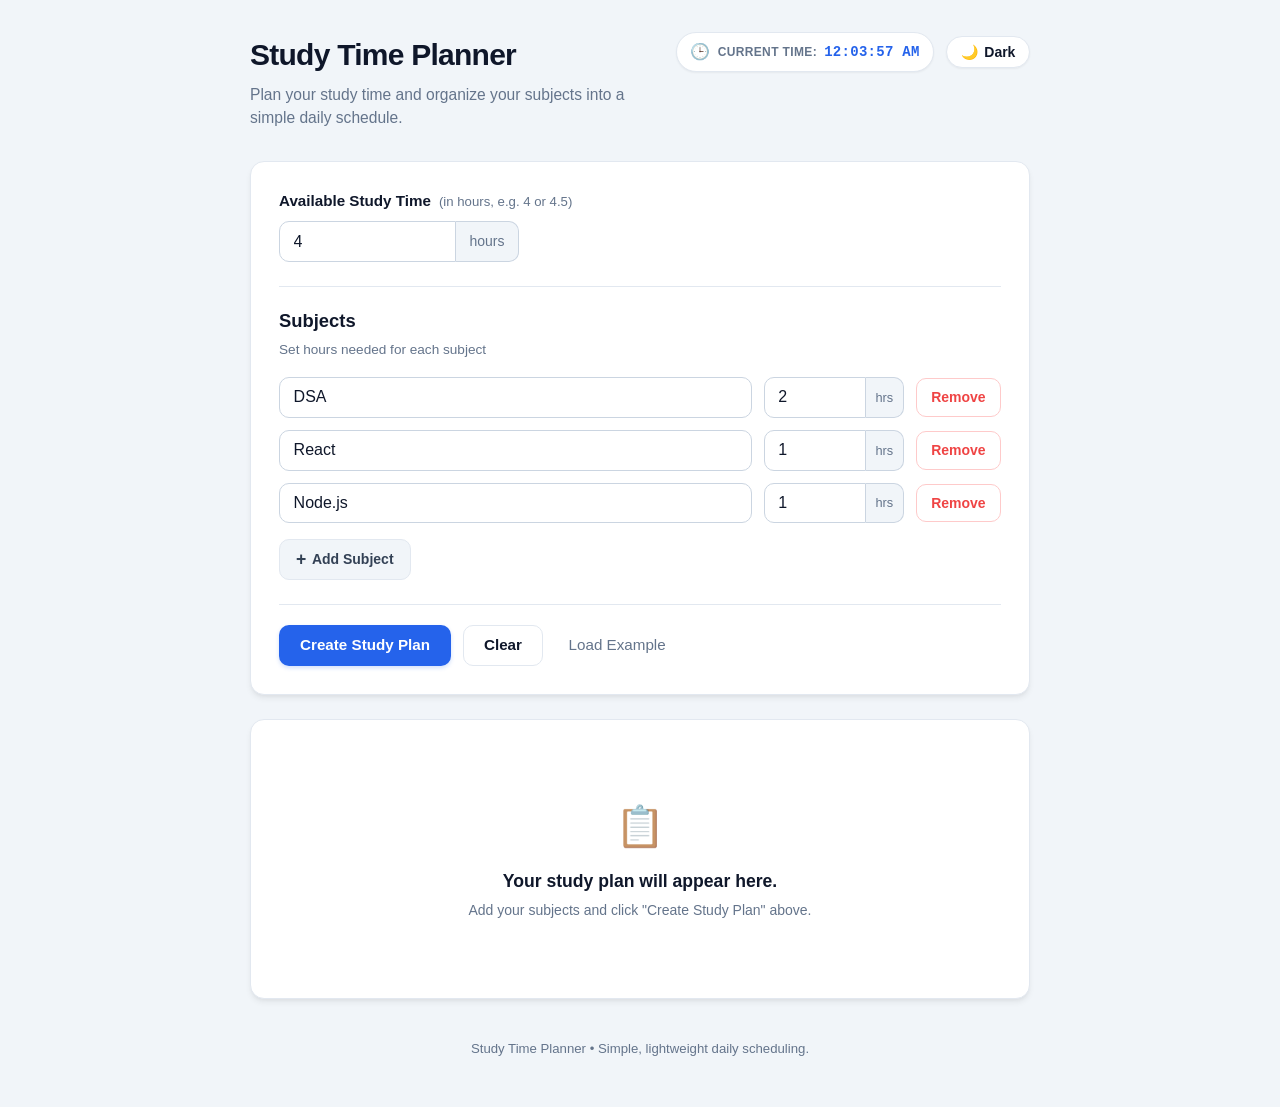
<file: index.html>
<!DOCTYPE html>
<html lang="en">
<head>
  <meta charset="UTF-8">
  <meta name="viewport" content="width=device-width, initial-scale=1.0">
  <title>Study Time Planner</title>
  <link rel="stylesheet" href="style.css">
</head>
<body>
  <div class="app-container">
    <!-- Header -->
    <header class="app-header">
      <div class="header-content">
        <div class="header-titles">
          <h1>Study Time Planner</h1>
          <p class="subtitle">Plan your study time and organize your subjects into a simple daily schedule.</p>
        </div>
        <div class="header-actions">
          <!-- Live Current Clock Time -->
          <div class="live-clock-badge" id="live-clock" title="Current Clock Time">
            <span class="live-clock-icon" aria-hidden="true">🕒</span>
            <span class="live-clock-label">Current Time:</span>
            <span class="live-clock-time" id="clock-display">--:--:-- --</span>
          </div>
          <!-- Theme Toggle Button -->
          <button id="theme-toggle" class="theme-toggle-btn" type="button" aria-label="Toggle dark mode" title="Toggle theme">
            <span class="theme-icon" id="theme-icon">🌙</span>
            <span class="theme-label" id="theme-label">Dark</span>
          </button>
        </div>
      </div>
    </header>

    <!-- Main Content -->
    <main class="main-content">
      <!-- Input Card -->
      <section class="card planner-input-card" aria-labelledby="input-heading">
        <h2 id="input-heading" class="sr-only">Planner Configuration</h2>

        <!-- Available Study Time -->
        <div class="form-group">
          <label for="available-time" class="form-label">
            <span class="label-title">Available Study Time</span>
            <span class="label-hint">(in hours, e.g. 4 or 4.5)</span>
          </label>
          <div class="input-with-addon">
            <input
              type="number"
              id="available-time"
              class="form-control"
              min="0.5"
              step="0.5"
              placeholder="e.g. 4"
              value="4"
              required
            >
            <span class="input-addon">hours</span>
          </div>
        </div>

        <!-- Subjects Section -->
        <div class="subjects-section">
          <div class="section-header">
            <h3 class="section-title">Subjects</h3>
            <span class="section-subtitle">Set hours needed for each subject</span>
          </div>

          <!-- Subject Rows Container -->
          <div id="subjects-list" class="subjects-list" role="list">
            <!-- Dynamic rows populated by script.js -->
          </div>

          <!-- Add Subject Button -->
          <div class="add-subject-wrapper">
            <button type="button" id="btn-add-subject" class="btn btn-secondary btn-add">
              <span class="btn-icon">+</span> Add Subject
            </button>
          </div>
        </div>

        <!-- Error / Validation Banner -->
        <div id="error-banner" class="error-banner hidden" role="alert" aria-live="polite"></div>

        <!-- Primary Action Buttons -->
        <div class="actions-group">
          <button type="button" id="btn-create-plan" class="btn btn-primary">
            Create Study Plan
          </button>
          <button type="button" id="btn-clear" class="btn btn-outline">
            Clear
          </button>
          <button type="button" id="btn-load-example" class="btn btn-text">
            Load Example
          </button>
        </div>
      </section>

      <!-- Output Card -->
      <section class="card planner-output-card" aria-labelledby="output-heading">
        <h2 id="output-heading" class="sr-only">Study Plan Output</h2>

        <!-- Empty State -->
        <div id="empty-state" class="empty-state">
          <div class="empty-state-icon">📋</div>
          <p class="empty-state-text">Your study plan will appear here.</p>
          <span class="empty-state-subtext">Add your subjects and click "Create Study Plan" above.</span>
        </div>

        <!-- Generated Schedule Output (hidden by default) -->
        <div id="schedule-output" class="schedule-output hidden">
          <!-- Summary Bar -->
          <div class="summary-card">
            <div class="summary-item">
              <span class="summary-label">Total Study Time</span>
              <span id="summary-total-time" class="summary-value">4 hours</span>
            </div>
            <div class="summary-divider" aria-hidden="true"></div>
            <div class="summary-item">
              <span class="summary-label">Subjects</span>
              <span id="summary-subjects-count" class="summary-value">3</span>
            </div>
            <div class="summary-divider" aria-hidden="true"></div>
            <div class="summary-item">
              <span class="summary-label">Remaining</span>
              <span id="summary-remaining-time" class="summary-value highlight">0 hours</span>
            </div>
          </div>

          <!-- Active Study Session Timer Widget -->
          <div id="session-timer-card" class="session-timer-card hidden" role="region" aria-label="Active Study Timer">
            <div class="timer-header">
              <div class="timer-badge">
                <span class="pulse-dot"></span>
                <span>Study Timer</span>
              </div>
              <button type="button" id="btn-close-timer" class="btn-close-timer" aria-label="Close timer" title="Close timer">✕</button>
            </div>
            <div class="timer-body">
              <div class="timer-subject-info">
                <span class="timer-subject-label">Current Subject</span>
                <h4 id="timer-subject-name" class="timer-subject-name">DSA</h4>
                <span id="timer-target-time" class="timer-target-time">09:00 AM — 11:00 AM (2 hours)</span>
              </div>
              <div class="timer-display-wrap">
                <div id="timer-countdown" class="timer-countdown">02:00:00</div>
                <div class="timer-progress-track">
                  <div id="timer-progress-bar" class="timer-progress-bar"></div>
                </div>
              </div>
              <div class="timer-controls">
                <button type="button" id="btn-timer-toggle" class="btn btn-primary btn-timer-action">
                  <span id="timer-toggle-icon">▶</span>
                  <span id="timer-toggle-text">Start Timer</span>
                </button>
                <button type="button" id="btn-timer-reset" class="btn btn-secondary btn-timer-action">
                  <span>↺</span> Reset
                </button>
              </div>
            </div>
          </div>

          <!-- Schedule Heading -->
          <div class="schedule-header">
            <h3 class="schedule-title">Today's Study Plan</h3>
            <span class="schedule-note">Starts at 09:00 AM &bull; Click "Start Timer" on any subject</span>
          </div>

          <!-- Timeline List -->
          <div id="timeline-list" class="timeline" role="list">
            <!-- Populated dynamically by script.js -->
          </div>

          <!-- Remaining Notice if under-allocated -->
          <div id="remaining-notice" class="remaining-notice hidden" role="status">
            <!-- Populated dynamically -->
          </div>
        </div>
      </section>
    </main>

    <!-- Footer -->
    <footer class="app-footer">
      <p>Study Time Planner &bull; Simple, lightweight daily scheduling.</p>
    </footer>
  </div>

  <script src="script.js"></script>
</body>
</html>
</file>
<file: style.css>
/* ==========================================================================
   Study Time Planner - Stylesheet
   Supports Light & Dark themes, responsive layout, live clock & study timer
   ========================================================================== */

/* --------------------------------------------------------------------------
   CSS Custom Properties (Theme Variables)
   -------------------------------------------------------------------------- */
:root {
  --font-family: -apple-system, BlinkMacSystemFont, "Segoe UI", Roboto, Helvetica, Arial, sans-serif, "Apple Color Emoji", "Segoe UI Emoji";

  /* Light Theme Palette */
  --bg-page: #f1f5f9;
  --bg-card: #ffffff;
  --bg-card-secondary: #f8fafc;
  --text-main: #0f172a;
  --text-muted: #64748b;
  --text-inverse: #ffffff;

  --border-color: #e2e8f0;
  --border-focus: #3b82f6;

  --primary: #2563eb;
  --primary-hover: #1d4ed8;
  --primary-light: #eff6ff;

  --secondary-bg: #f1f5f9;
  --secondary-hover: #e2e8f0;
  --secondary-text: #334155;

  --danger: #ef4444;
  --danger-hover: #dc2626;
  --danger-bg: #fef2f2;
  --danger-border: #fecaca;

  --success: #10b981;
  --success-light: #ecfdf5;

  --badge-bg: #e0f2fe;
  --badge-text: #0369a1;

  --timeline-line: #cbd5e1;
  --timeline-node: #2563eb;
  --timeline-card-bg: #f8fafc;
  --timeline-card-border: #e2e8f0;

  --input-bg: #ffffff;
  --input-border: #cbd5e1;
  --input-text: #0f172a;

  --shadow-sm: 0 1px 2px 0 rgb(0 0 0 / 0.05);
  --shadow-md: 0 4px 6px -1px rgb(0 0 0 / 0.07), 0 2px 4px -2px rgb(0 0 0 / 0.05);
  --shadow-lg: 0 10px 15px -3px rgb(0 0 0 / 0.08), 0 4px 6px -4px rgb(0 0 0 / 0.04);

  --radius-sm: 6px;
  --radius-md: 10px;
  --radius-lg: 14px;
  --radius-full: 9999px;

  --transition-speed: 0.2s;
}

/* Dark Theme Variables */
[data-theme="dark"] {
  --bg-page: #0b1120;
  --bg-card: #1e293b;
  --bg-card-secondary: #0f172a;
  --text-main: #f8fafc;
  --text-muted: #94a3b8;
  --text-inverse: #ffffff;

  --border-color: #334155;
  --border-focus: #60a5fa;

  --primary: #3b82f6;
  --primary-hover: #60a5fa;
  --primary-light: rgba(59, 130, 246, 0.15);

  --secondary-bg: #334155;
  --secondary-hover: #475569;
  --secondary-text: #e2e8f0;

  --danger: #f87171;
  --danger-hover: #ef4444;
  --danger-bg: rgba(239, 68, 68, 0.15);
  --danger-border: rgba(239, 68, 68, 0.35);

  --success: #34d399;
  --success-light: rgba(16, 185, 129, 0.15);

  --badge-bg: rgba(56, 189, 248, 0.15);
  --badge-text: #7dd3fc;

  --timeline-line: #334155;
  --timeline-node: #60a5fa;
  --timeline-card-bg: #151e2e;
  --timeline-card-border: #334155;

  --input-bg: #0f172a;
  --input-border: #334155;
  --input-text: #f8fafc;

  --shadow-sm: 0 1px 2px 0 rgb(0 0 0 / 0.3);
  --shadow-md: 0 4px 6px -1px rgb(0 0 0 / 0.35), 0 2px 4px -2px rgb(0 0 0 / 0.25);
  --shadow-lg: 0 10px 15px -3px rgb(0 0 0 / 0.4), 0 4px 6px -4px rgb(0 0 0 / 0.3);
}

/* --------------------------------------------------------------------------
   Reset & Base Styles
   -------------------------------------------------------------------------- */
*, *::before, *::after {
  box-sizing: border-box;
  margin: 0;
  padding: 0;
}

body {
  font-family: var(--font-family);
  background-color: var(--bg-page);
  color: var(--text-main);
  line-height: 1.5;
  -webkit-font-smoothing: antialiased;
  -moz-osx-font-smoothing: grayscale;
  transition: background-color var(--transition-speed) ease, color var(--transition-speed) ease;
  min-height: 100vh;
  display: flex;
  flex-direction: column;
}

.sr-only {
  position: absolute;
  width: 1px;
  height: 1px;
  padding: 0;
  margin: -1px;
  overflow: hidden;
  clip: rect(0, 0, 0, 0);
  white-space: nowrap;
  border: 0;
}

/* --------------------------------------------------------------------------
   App Container & Header
   -------------------------------------------------------------------------- */
.app-container {
  max-width: 820px;
  width: 100%;
  margin: 0 auto;
  padding: 2rem 1.25rem 3rem;
  display: flex;
  flex-direction: column;
  gap: 1.5rem;
  flex: 1;
}

.app-header {
  padding-bottom: 0.5rem;
}

.header-content {
  display: flex;
  justify-content: space-between;
  align-items: flex-start;
  gap: 1rem;
}

.header-titles h1 {
  font-size: 1.875rem;
  font-weight: 700;
  letter-spacing: -0.025em;
  color: var(--text-main);
  margin-bottom: 0.35rem;
}

.subtitle {
  color: var(--text-muted);
  font-size: 0.975rem;
  max-width: 540px;
}

.header-actions {
  display: flex;
  align-items: center;
  gap: 0.75rem;
  flex-shrink: 0;
  flex-wrap: wrap;
  justify-content: flex-end;
}

/* Live Current Clock Badge */
.live-clock-badge {
  display: inline-flex;
  align-items: center;
  gap: 0.45rem;
  background: var(--bg-card);
  border: 1px solid var(--border-color);
  padding: 0.45rem 0.85rem;
  border-radius: var(--radius-full);
  box-shadow: var(--shadow-sm);
  font-size: 0.875rem;
  color: var(--text-main);
  transition: background-color var(--transition-speed), border-color var(--transition-speed);
}

.live-clock-icon {
  font-size: 1rem;
}

.live-clock-label {
  font-size: 0.75rem;
  color: var(--text-muted);
  text-transform: uppercase;
  font-weight: 600;
  letter-spacing: 0.03em;
}

.live-clock-time {
  font-family: ui-monospace, SFMono-Regular, Menlo, Monaco, Consolas, "Liberation Mono", "Courier New", monospace;
  font-weight: 700;
  color: var(--primary);
  font-variant-numeric: tabular-nums;
  letter-spacing: 0.02em;
}

/* Theme Toggle Button */
.theme-toggle-btn {
  background: var(--bg-card);
  border: 1px solid var(--border-color);
  color: var(--text-main);
  padding: 0.45rem 0.85rem;
  border-radius: var(--radius-full);
  display: inline-flex;
  align-items: center;
  gap: 0.4rem;
  font-size: 0.875rem;
  font-weight: 600;
  cursor: pointer;
  box-shadow: var(--shadow-sm);
  transition: background-color var(--transition-speed), border-color var(--transition-speed), transform 0.1s;
  flex-shrink: 0;
}

.theme-toggle-btn:hover {
  background-color: var(--secondary-hover);
}

.theme-toggle-btn:active {
  transform: scale(0.97);
}

/* --------------------------------------------------------------------------
   Cards
   -------------------------------------------------------------------------- */
.card {
  background: var(--bg-card);
  border: 1px solid var(--border-color);
  border-radius: var(--radius-lg);
  padding: 1.75rem;
  box-shadow: var(--shadow-md);
  transition: background-color var(--transition-speed) ease, border-color var(--transition-speed) ease, box-shadow var(--transition-speed) ease;
}

.main-content {
  display: flex;
  flex-direction: column;
  gap: 1.5rem;
}

/* --------------------------------------------------------------------------
   Form Elements
   -------------------------------------------------------------------------- */
.form-group {
  margin-bottom: 1.5rem;
}

.form-label {
  display: flex;
  align-items: baseline;
  gap: 0.5rem;
  margin-bottom: 0.5rem;
  font-size: 0.95rem;
  font-weight: 600;
  color: var(--text-main);
}

.label-hint {
  font-size: 0.825rem;
  font-weight: 400;
  color: var(--text-muted);
}

.input-with-addon {
  display: flex;
  align-items: stretch;
  max-width: 240px;
}

.form-control {
  width: 100%;
  padding: 0.65rem 0.85rem;
  font-size: 1rem;
  font-family: inherit;
  color: var(--input-text);
  background-color: var(--input-bg);
  border: 1px solid var(--input-border);
  border-radius: var(--radius-md);
  outline: none;
  transition: border-color var(--transition-speed), box-shadow var(--transition-speed);
}

.input-with-addon .form-control {
  border-top-right-radius: 0;
  border-bottom-right-radius: 0;
}

.input-addon {
  display: inline-flex;
  align-items: center;
  padding: 0 0.85rem;
  font-size: 0.875rem;
  font-weight: 500;
  color: var(--text-muted);
  background-color: var(--secondary-bg);
  border: 1px solid var(--input-border);
  border-left: none;
  border-top-right-radius: var(--radius-md);
  border-bottom-right-radius: var(--radius-md);
}

.form-control:focus {
  border-color: var(--border-focus);
  box-shadow: 0 0 0 3px rgba(59, 130, 246, 0.25);
}

/* --------------------------------------------------------------------------
   Subjects Section & Rows
   -------------------------------------------------------------------------- */
.subjects-section {
  margin-bottom: 1.5rem;
  border-top: 1px solid var(--border-color);
  padding-top: 1.25rem;
}

.section-header {
  margin-bottom: 1rem;
}

.section-title {
  font-size: 1.15rem;
  font-weight: 600;
  color: var(--text-main);
  margin-bottom: 0.15rem;
}

.section-subtitle {
  font-size: 0.85rem;
  color: var(--text-muted);
}

.subjects-list {
  display: flex;
  flex-direction: column;
  gap: 0.75rem;
  margin-bottom: 1rem;
}

/* Individual Subject Row */
.subject-row {
  display: grid;
  grid-template-columns: 1fr 140px auto;
  gap: 0.75rem;
  align-items: center;
  animation: fadeIn 0.15s ease-out;
}

@keyframes fadeIn {
  from {
    opacity: 0;
    transform: translateY(-4px);
  }
  to {
    opacity: 1;
    transform: translateY(0);
  }
}

.subject-name-input {
  min-width: 0;
}

.subject-hours-wrapper {
  display: flex;
  align-items: stretch;
}

.subject-hours-wrapper .form-control {
  border-top-right-radius: 0;
  border-bottom-right-radius: 0;
}

.subject-hours-wrapper .input-addon {
  padding: 0 0.6rem;
  font-size: 0.8rem;
}

.add-subject-wrapper {
  margin-top: 0.5rem;
}

/* --------------------------------------------------------------------------
   Buttons
   -------------------------------------------------------------------------- */
.btn {
  display: inline-flex;
  align-items: center;
  justify-content: center;
  font-family: inherit;
  font-size: 0.95rem;
  font-weight: 600;
  padding: 0.65rem 1.25rem;
  border-radius: var(--radius-md);
  border: 1px solid transparent;
  cursor: pointer;
  transition: all var(--transition-speed) ease;
  text-decoration: none;
  line-height: 1.2;
}

.btn:focus-visible {
  outline: 2px solid var(--border-focus);
  outline-offset: 2px;
}

.btn-primary {
  background-color: var(--primary);
  color: var(--text-inverse);
  box-shadow: 0 2px 4px rgba(37, 99, 235, 0.2);
}

.btn-primary:hover {
  background-color: var(--primary-hover);
  box-shadow: 0 4px 8px rgba(37, 99, 235, 0.3);
}

.btn-secondary {
  background-color: var(--secondary-bg);
  color: var(--secondary-text);
  border-color: var(--border-color);
}

.btn-secondary:hover {
  background-color: var(--secondary-hover);
}

.btn-outline {
  background-color: transparent;
  color: var(--text-main);
  border-color: var(--border-color);
}

.btn-outline:hover {
  background-color: var(--secondary-bg);
  border-color: var(--text-muted);
}

.btn-text {
  background: transparent;
  color: var(--text-muted);
  border: none;
  font-weight: 500;
  padding: 0.65rem 0.85rem;
}

.btn-text:hover {
  color: var(--primary);
  text-decoration: underline;
}

.btn-remove {
  background-color: transparent;
  color: var(--danger);
  border: 1px solid var(--danger-border);
  padding: 0.65rem 0.9rem;
  font-size: 0.875rem;
  font-weight: 600;
  border-radius: var(--radius-md);
  cursor: pointer;
  transition: all var(--transition-speed) ease;
  white-space: nowrap;
}

.btn-remove:hover {
  background-color: var(--danger-bg);
  color: var(--danger-hover);
}

.btn-remove:focus-visible {
  outline: 2px solid var(--danger);
  outline-offset: 2px;
}

.btn-add {
  gap: 0.35rem;
  font-size: 0.875rem;
  padding: 0.55rem 1rem;
}

.btn-icon {
  font-size: 1.1rem;
  font-weight: bold;
}

.actions-group {
  display: flex;
  flex-wrap: wrap;
  align-items: center;
  gap: 0.75rem;
  padding-top: 1.25rem;
  border-top: 1px solid var(--border-color);
}

/* --------------------------------------------------------------------------
   Validation / Error Banner
   -------------------------------------------------------------------------- */
.error-banner {
  background-color: var(--danger-bg);
  color: var(--danger);
  border: 1px solid var(--danger-border);
  border-radius: var(--radius-md);
  padding: 0.85rem 1rem;
  font-size: 0.9rem;
  font-weight: 500;
  margin-bottom: 1.25rem;
  display: flex;
  align-items: center;
  gap: 0.5rem;
}

.error-banner::before {
  content: "⚠️";
  font-size: 1.1rem;
}

.hidden {
  display: none !important;
}

/* --------------------------------------------------------------------------
   Output Section & Empty State
   -------------------------------------------------------------------------- */
.empty-state {
  text-align: center;
  padding: 3rem 1.5rem;
  color: var(--text-muted);
}

.empty-state-icon {
  font-size: 2.5rem;
  margin-bottom: 0.75rem;
  opacity: 0.8;
}

.empty-state-text {
  font-size: 1.1rem;
  font-weight: 600;
  color: var(--text-main);
  margin-bottom: 0.25rem;
}

.empty-state-subtext {
  font-size: 0.875rem;
  color: var(--text-muted);
}

/* --------------------------------------------------------------------------
   Summary Bar
   -------------------------------------------------------------------------- */
.summary-card {
  display: grid;
  grid-template-columns: 1fr auto 1fr auto 1fr;
  align-items: center;
  background-color: var(--bg-card-secondary);
  border: 1px solid var(--border-color);
  border-radius: var(--radius-md);
  padding: 1rem 1.25rem;
  margin-bottom: 1.5rem;
}

.summary-item {
  display: flex;
  flex-direction: column;
  align-items: center;
  text-align: center;
  gap: 0.2rem;
}

.summary-label {
  font-size: 0.8rem;
  font-weight: 500;
  color: var(--text-muted);
  text-transform: uppercase;
  letter-spacing: 0.04em;
}

.summary-value {
  font-size: 1.2rem;
  font-weight: 700;
  color: var(--text-main);
}

.summary-value.highlight {
  color: var(--primary);
}

.summary-divider {
  width: 1px;
  height: 36px;
  background-color: var(--border-color);
}

/* --------------------------------------------------------------------------
   Active Study Session Timer Card
   -------------------------------------------------------------------------- */
.session-timer-card {
  background: linear-gradient(135deg, var(--bg-card-secondary) 0%, var(--bg-card) 100%);
  border: 2px solid var(--primary);
  border-radius: var(--radius-md);
  padding: 1.25rem 1.5rem;
  margin-bottom: 1.5rem;
  box-shadow: var(--shadow-md);
  animation: slideDown 0.2s ease-out;
}

@keyframes slideDown {
  from {
    opacity: 0;
    transform: translateY(-8px);
  }
  to {
    opacity: 1;
    transform: translateY(0);
  }
}

.timer-header {
  display: flex;
  justify-content: space-between;
  align-items: center;
  margin-bottom: 0.75rem;
}

.timer-badge {
  display: inline-flex;
  align-items: center;
  gap: 0.45rem;
  font-size: 0.8rem;
  font-weight: 700;
  color: var(--primary);
  text-transform: uppercase;
  letter-spacing: 0.05em;
}

.pulse-dot {
  width: 8px;
  height: 8px;
  border-radius: 50%;
  background-color: var(--success);
  box-shadow: 0 0 0 0 rgba(16, 185, 129, 0.7);
  animation: pulse 1.8s infinite;
}

@keyframes pulse {
  0% {
    box-shadow: 0 0 0 0 rgba(16, 185, 129, 0.7);
  }
  70% {
    box-shadow: 0 0 0 6px rgba(16, 185, 129, 0);
  }
  100% {
    box-shadow: 0 0 0 0 rgba(16, 185, 129, 0);
  }
}

.btn-close-timer {
  background: transparent;
  border: none;
  font-size: 1.1rem;
  color: var(--text-muted);
  cursor: pointer;
  padding: 0.2rem 0.4rem;
  border-radius: var(--radius-sm);
  transition: color 0.15s, background-color 0.15s;
}

.btn-close-timer:hover {
  color: var(--text-main);
  background-color: var(--secondary-bg);
}

.timer-body {
  display: flex;
  flex-direction: column;
  gap: 1rem;
}

.timer-subject-info {
  display: flex;
  flex-direction: column;
  gap: 0.15rem;
}

.timer-subject-label {
  font-size: 0.75rem;
  color: var(--text-muted);
  text-transform: uppercase;
  font-weight: 600;
  letter-spacing: 0.04em;
}

.timer-subject-name {
  font-size: 1.35rem;
  font-weight: 700;
  color: var(--text-main);
}

.timer-target-time {
  font-size: 0.875rem;
  color: var(--text-muted);
  font-weight: 500;
}

.timer-display-wrap {
  display: flex;
  flex-direction: column;
  gap: 0.5rem;
}

.timer-countdown {
  font-family: ui-monospace, SFMono-Regular, Menlo, Monaco, Consolas, "Liberation Mono", "Courier New", monospace;
  font-size: 2.75rem;
  font-weight: 800;
  color: var(--text-main);
  font-variant-numeric: tabular-nums;
  letter-spacing: 0.02em;
  line-height: 1;
}

.timer-countdown.timer-finished {
  color: var(--success);
  font-size: 2rem;
}

.timer-progress-track {
  width: 100%;
  height: 8px;
  background-color: var(--border-color);
  border-radius: var(--radius-full);
  overflow: hidden;
}

.timer-progress-bar {
  height: 100%;
  width: 100%;
  background: linear-gradient(90deg, var(--primary) 0%, #60a5fa 100%);
  border-radius: var(--radius-full);
  transition: width 0.5s ease;
}

.timer-controls {
  display: flex;
  gap: 0.75rem;
  align-items: center;
}

.btn-timer-action {
  font-size: 0.9rem;
  padding: 0.55rem 1.25rem;
  gap: 0.4rem;
}

/* --------------------------------------------------------------------------
   Schedule Timeline
   -------------------------------------------------------------------------- */
.schedule-header {
  display: flex;
  justify-content: space-between;
  align-items: baseline;
  margin-bottom: 1.25rem;
  padding-bottom: 0.5rem;
  border-bottom: 1px solid var(--border-color);
}

.schedule-title {
  font-size: 1.25rem;
  font-weight: 700;
  color: var(--text-main);
}

.schedule-note {
  font-size: 0.825rem;
  color: var(--text-muted);
  font-weight: 500;
}

.timeline {
  position: relative;
  padding-left: 2rem;
  display: flex;
  flex-direction: column;
  gap: 1.25rem;
}

.timeline::before {
  content: "";
  position: absolute;
  left: 0.45rem;
  top: 0.5rem;
  bottom: 0.5rem;
  width: 2px;
  background-color: var(--timeline-line);
}

.timeline-item {
  position: relative;
  display: flex;
  flex-direction: column;
}

.timeline-item::before {
  content: "";
  position: absolute;
  left: -2rem;
  top: 0.55rem;
  width: 12px;
  height: 12px;
  border-radius: 50%;
  background-color: var(--timeline-node);
  border: 2px solid var(--bg-card);
  box-shadow: 0 0 0 2px var(--timeline-node);
  z-index: 1;
}

.timeline-card {
  background-color: var(--timeline-card-bg);
  border: 1px solid var(--timeline-card-border);
  border-radius: var(--radius-md);
  padding: 1rem 1.25rem;
  display: flex;
  justify-content: space-between;
  align-items: center;
  gap: 1rem;
  transition: transform 0.15s ease, border-color var(--transition-speed), box-shadow 0.15s ease;
}

.timeline-card:hover {
  border-color: var(--primary);
  transform: translateX(2px);
}

/* Highlight active timeline card when timer is running for this subject */
.timeline-item--active .timeline-card {
  border-color: var(--primary);
  box-shadow: 0 0 0 2px rgba(37, 99, 235, 0.35);
  background-color: var(--primary-light);
}

.timeline-item--active::before {
  background-color: var(--success);
  box-shadow: 0 0 0 3px var(--success);
}

.timeline-content {
  display: flex;
  flex-direction: column;
  gap: 0.25rem;
}

.timeline-time {
  font-size: 0.875rem;
  font-weight: 700;
  color: var(--primary);
  letter-spacing: 0.01em;
}

.timeline-subject {
  font-size: 1.05rem;
  font-weight: 600;
  color: var(--text-main);
  word-break: break-word;
}

.timeline-actions {
  display: flex;
  align-items: center;
  gap: 0.65rem;
  flex-shrink: 0;
}

.timeline-duration-badge {
  font-size: 0.8rem;
  font-weight: 600;
  background-color: var(--badge-bg);
  color: var(--badge-text);
  padding: 0.3rem 0.65rem;
  border-radius: var(--radius-full);
  white-space: nowrap;
}

.btn-start-session {
  background-color: var(--primary-light);
  color: var(--primary);
  border: 1px solid transparent;
  font-size: 0.8rem;
  font-weight: 600;
  padding: 0.35rem 0.75rem;
  border-radius: var(--radius-full);
  cursor: pointer;
  display: inline-flex;
  align-items: center;
  gap: 0.3rem;
  transition: all var(--transition-speed) ease;
  white-space: nowrap;
}

.btn-start-session:hover {
  background-color: var(--primary);
  color: var(--text-inverse);
}

.btn-start-session.is-active {
  background-color: var(--success);
  color: #ffffff;
}

.remaining-notice {
  margin-top: 1.5rem;
  padding: 0.85rem 1rem;
  background-color: var(--primary-light);
  border: 1px dashed var(--primary);
  border-radius: var(--radius-md);
  font-size: 0.9rem;
  font-weight: 600;
  color: var(--primary);
  text-align: center;
}

.app-footer {
  text-align: center;
  font-size: 0.825rem;
  color: var(--text-muted);
  padding-top: 1rem;
}

/* --------------------------------------------------------------------------
   Responsive Design (Mobile / Tablet)
   -------------------------------------------------------------------------- */
@media (max-width: 640px) {
  .app-container {
    padding: 1.25rem 0.875rem 2rem;
    gap: 1rem;
  }

  .header-content {
    flex-direction: column;
    align-items: flex-start;
    gap: 0.75rem;
  }

  .header-actions {
    width: 100%;
    justify-content: space-between;
  }

  .card {
    padding: 1.25rem 1rem;
  }

  .input-with-addon {
    max-width: 100%;
  }

  .subject-row {
    grid-template-columns: 1fr 1fr;
    gap: 0.5rem;
    background-color: var(--bg-card-secondary);
    padding: 0.75rem;
    border-radius: var(--radius-md);
    border: 1px solid var(--border-color);
  }

  .subject-name-input {
    grid-column: 1 / -1;
  }

  .subject-hours-wrapper {
    grid-column: 1 / 2;
  }

  .btn-remove {
    grid-column: 2 / 3;
    justify-self: stretch;
    text-align: center;
  }

  .actions-group {
    flex-direction: column;
    align-items: stretch;
  }

  .actions-group .btn {
    width: 100%;
  }

  .summary-card {
    grid-template-columns: 1fr;
    gap: 0.75rem;
  }

  .summary-divider {
    display: none;
  }

  .timeline {
    padding-left: 1.5rem;
  }

  .timeline-item::before {
    left: -1.5rem;
  }

  .timeline-card {
    flex-direction: column;
    align-items: flex-start;
    gap: 0.75rem;
  }

  .timeline-actions {
    width: 100%;
    justify-content: space-between;
  }

  .timer-countdown {
    font-size: 2.25rem;
  }
}
</file>
